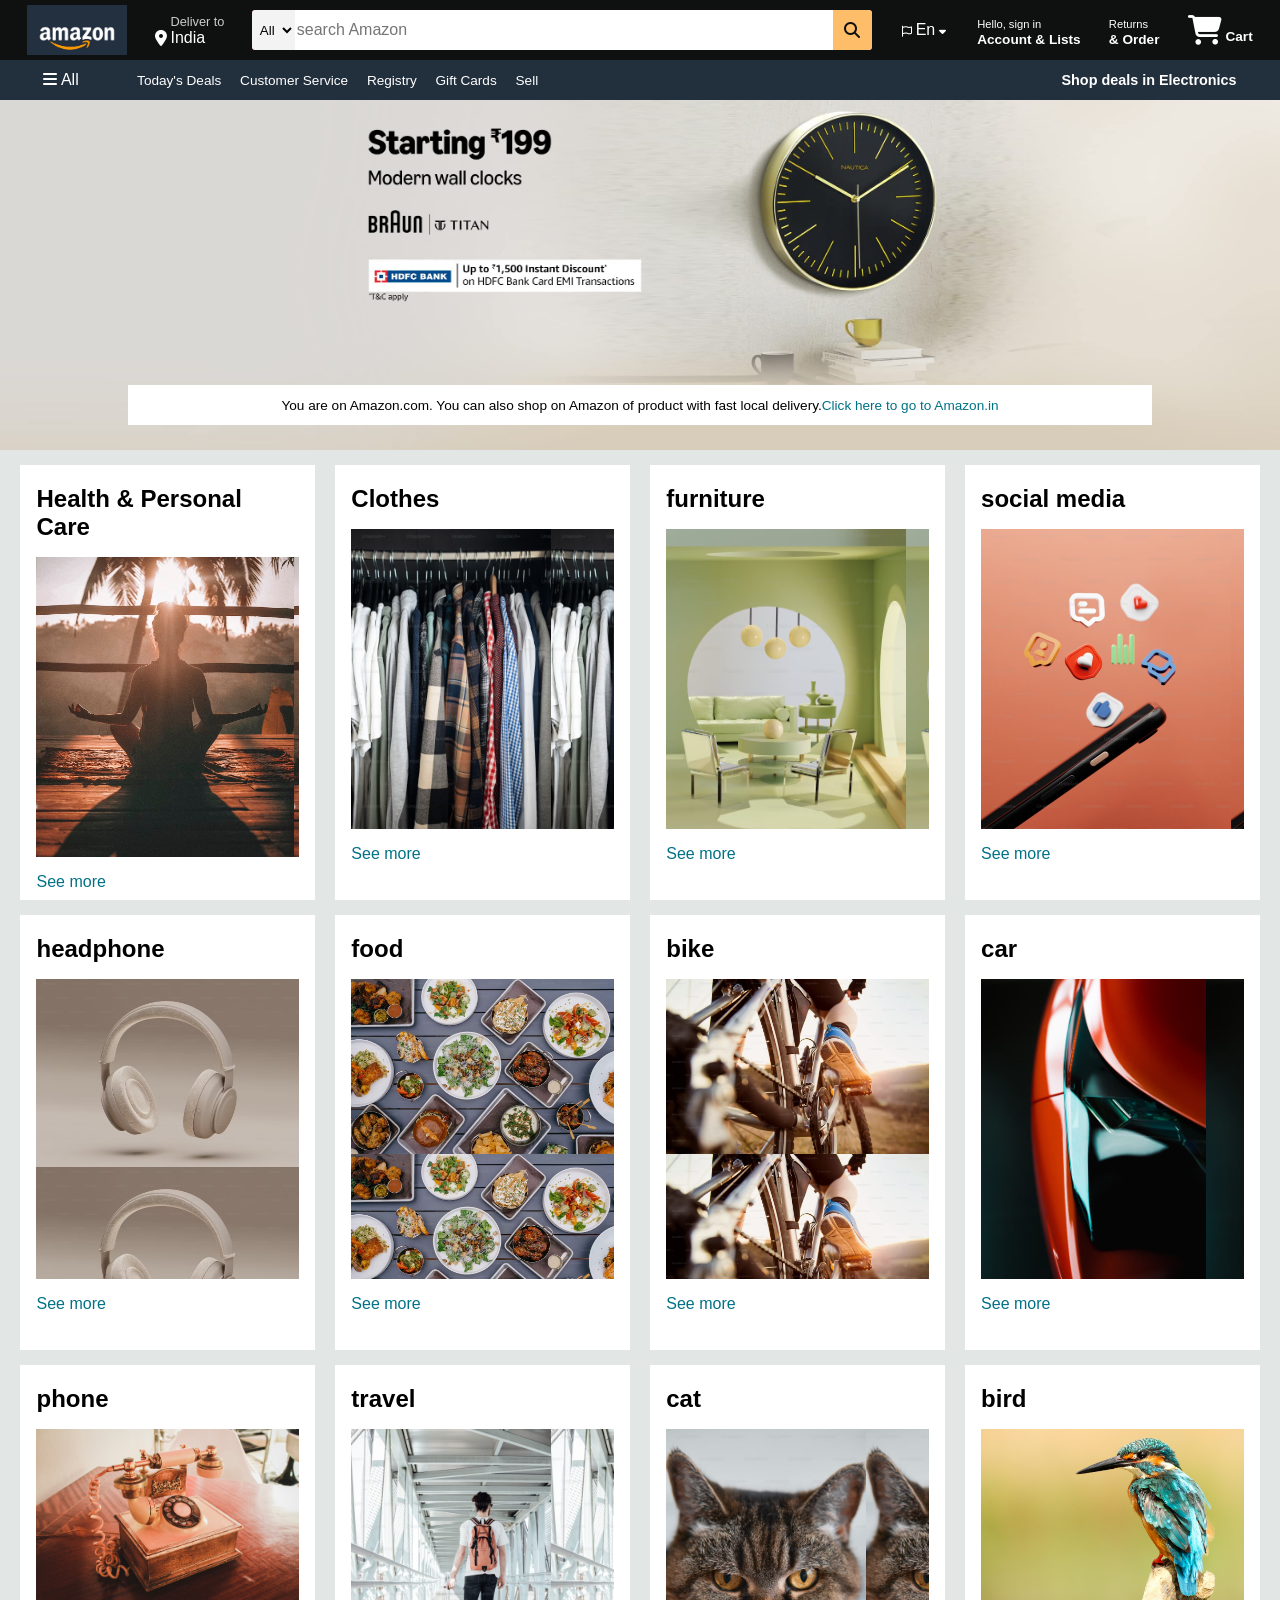
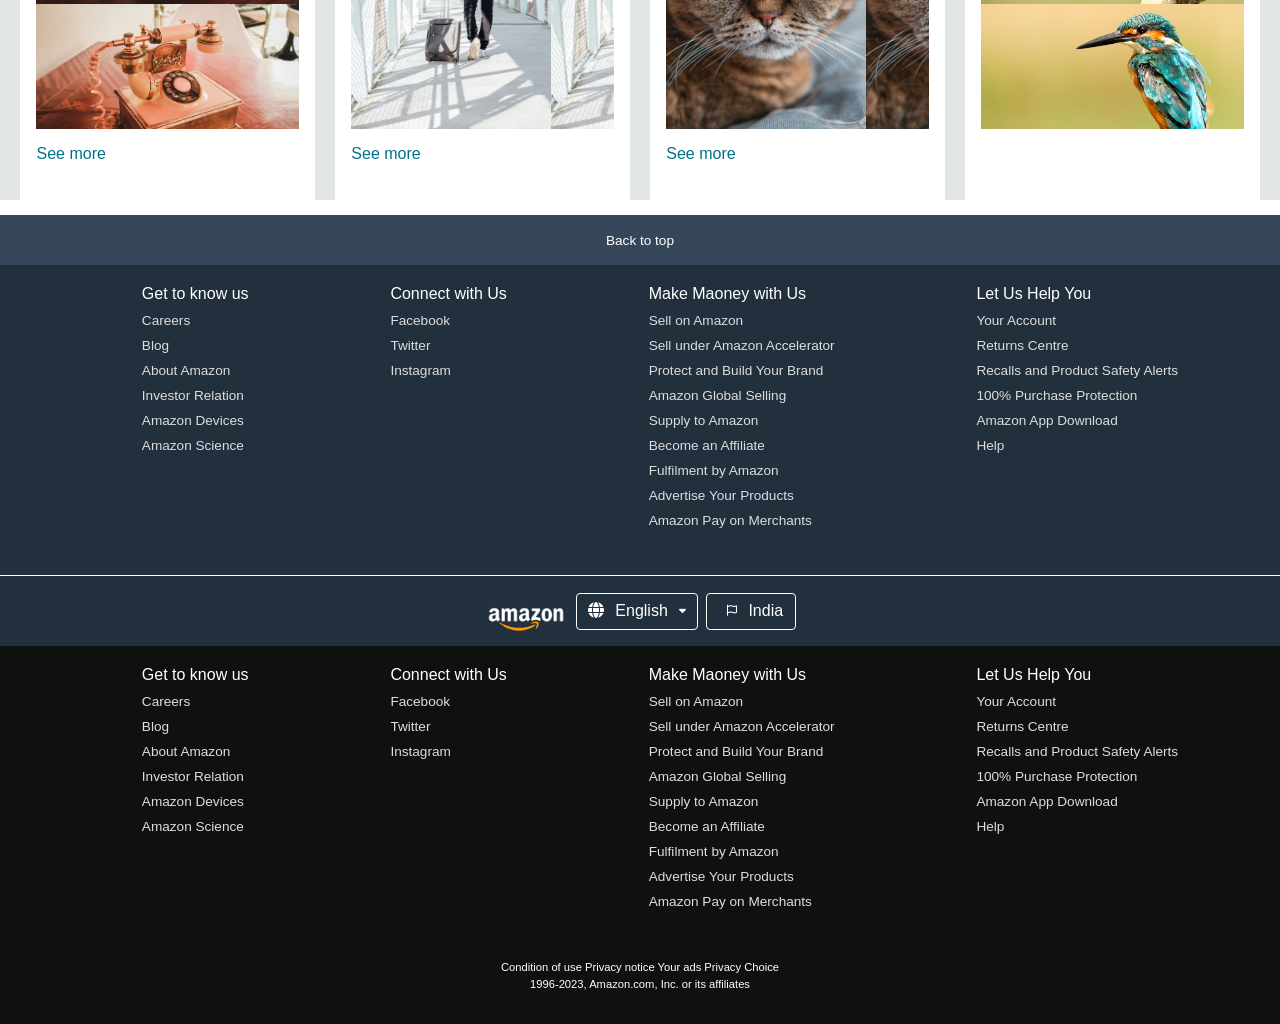
<file: index.html>
<!DOCTYPE html>
<html lang="en">
<head>
    <meta charset="UTF-8">
    <meta name="viewport" content="width=device-width, initial-scale=1.0">
    <title>Amazon</title>
    <link rel="stylesheet" href="https://cdnjs.cloudflare.com/ajax/libs/font-awesome/6.7.2/css/all.min.css" integrity="sha512-Evv84Mr4kqVGRNSgIGL/F/aIDqQb7xQ2vcrdIwxfjThSH8CSR7PBEakCr51Ck+w+/U6swU2Im1vVX0SVk9ABhg==" crossorigin="anonymous" referrerpolicy="no-referrer" /><!--this link help to direct download icon from this throug online-->
    <link rel="stylesheet" href="project.css">
</head>
<body>
   <header>
        <div class="navbar">

            <div class="nav-logo border" >
                <div class="logo"></div>
            </div>


            <div class="nav-address border">
                <p class="add-first">Deliver to</p>
                <div class="add-icon ">
                    <i class="fa-solid fa-location-dot"></i>
                    <p class="add-sec">India</p>
                </div>
            </div>

            <div class="nav-search">

                <select class="search-select">
                    <option>All</option>
                    <option>A</option>
                    <option>B</option>
                    <option>C</option>
                    <option>D</option>
                    <option>E</option>
                    <option>F</option>
                    <option>G</option>
                    <option>H</option>
                </select>

                <input placeholder="search Amazon" class="search-input">

                <div class="search-icon">
                    <i class="fa-solid fa-magnifying-glass"></i>
                </div>
            </div>

            <div class="nav-score">
                <div class="logo-flag">
                    <span class="fa-regular fa-flag"></span>
                </div>
                <div> <p>En</p></div>
               <div clss="arrow">
                <span class="fa-solid fa-caret-down" style="visibility: visible;"></span>
               </div>
                
            </div>
            <div class="nav-singin border">
                <p><span>Hello, sign in</span></p>
                <p class="nav-sec">Account & Lists</p>
            </div>

            <div class="nav-return border">
                <p><span>Returns</span></p>
                <p class="nav-sec">& Order</p>
            </div>

            <div class="nav-cart border">
                <i class="fa-solid fa-cart-shopping"></i>
                Cart
            </div>
        </div>

        <div class="panel">
            <div class="panel-all">
                <i class="fa-solid fa-bars"></i>
                All
            </div>

            <div class="panel-option">
                <p>Today's Deals</p>
                <p>Customer Service</p>
                <p>Registry</p>
                <p>Gift Cards</p>
                <p>Sell</p>
            </div>

            <div class="panel-deals">
                Shop deals in Electronics
            </div>
        </div>
   </header>

   <div class="hero-section">
    <div class="hero-msg">
        <p>You are on Amazon.com. You can also shop on Amazon of product with fast local delivery.<a>Click here to go to Amazon.in</a></p>
       </div>
   </div>

   <div class="shop-section">

        <div class="box1 box">
            <div class="box-content">
                <h2>Health & Personal Care</h2>
                <div class="box-img" style="background-image: url('health_photo.avif');"></div>
                <p>See more</p>
            </div> 
        </div>


        <div class="box2 box">
            <div class="box-content">
                <h2>Clothes</h2>
                <div class="box-img" style="background-image: url('clothes.avif');"></div>
                <p>See more</p>
            </div> 
        </div>


        <div class="box3 box">
            <div class="box-content">
                <h2>furniture</h2>
                <div class="box-img" style="background-image: url('furniture.avif');"></div>
                <p>See more</p>
            </div> 
        </div>


        <div class="box4 box">
            <div class="box-content">
                <h2>social media</h2>
                <div class="box-img" style="background-image: url('social.avif');"></div>
                <p>See more</p>
            </div> 
        </div>

        <div class="box1 box">
            <div class="box-content">
                <h2>headphone</h2>
                <div class="box-img" style="background-image: url('headphone.avif');"></div>
                <p>See more</p>
            </div> 
        </div>


        <div class="box2 box">
            <div class="box-content">
                <h2>food</h2>
                <div class="box-img" style="background-image: url('food.avif');"></div>
                <p>See more</p>
            </div> 
        </div>


        <div class="box3 box">
            <div class="box-content">
                <h2>bike</h2>
                <div class="box-img" style="background-image: url('bike.avif');"></div>
                <p>See more</p>
            </div> 
        </div>


        <div class="box4 box">
            <div class="box-content">
                <h2>car</h2>
                <div class="box-img" style="background-image: url('car.avif');"></div>
                <p>See more</p>
            </div> 
        </div>

        <div class="box1 box">
            <div class="box-content">
                <h2>phone</h2>
                <div class="box-img" style="background-image: url('phone.jpg');"></div>
                <p>See more</p>
            </div> 
        </div>


        <div class="box2 box">
            <div class="box-content">
                <h2>travel</h2>
                <div class="box-img" style="background-image: url('travel_photo.avif');"></div>
                <p>See more</p>
            </div> 
            
        </div>


        <div class="box3 box">
            <div class="box-content">
                <h2>cat</h2>
                <div class="box-img" style="background-image: url('cat_photo.avif');"></div>
                <p>See more</p>
            </div> 
        </div>


        <div class="box4 box">
            <div class="box-content">
                <h2>bird</h2>
               <div class="box-img" style="background-image: url('bird_photo.jpg');"></div>
               
            </div> 

        </div>


   </div>

  
   <footer>
        <div class="foot-panel1">
            Back to top
        </div>
        <div class="foot-panel2">
            <ul>
                <p>Get to know us</p>
                <a>Careers</a>
                <a>Blog</a>
                <a>About Amazon</a>
                <a>Investor Relation</a>
                <a>Amazon Devices</a>
                <a>Amazon Science</a>
            </ul>
            <ul>
                <p>Connect with Us</p>
                <a>Facebook</a>
                <a>Twitter</a>
                <a>Instagram</a>
               
            </ul>
            <ul>
                <p>Make Maoney with Us</p>
                <a>Sell on Amazon</a>
                <a>Sell under Amazon Accelerator</a>
                <a>Protect and Build Your Brand</a>
                <a>Amazon Global Selling</a>
                <a>Supply to Amazon</a>
                <a>Become an Affiliate</a>
                <a>Fulfilment by Amazon</a>
                <a>Advertise Your Products</a>
                <a>Amazon Pay on Merchants</a>
                
            </ul>
            <ul>	
                <p>Let Us Help You</p>
                <a>Your Account</a>
                <a>Returns Centre</a>
                <a>Recalls and Product Safety Alerts</a>
                <a>100% Purchase Protection</a>
                <a>Amazon App Download</a>
                <a>Help</a>
            </ul>
        </div>

        <div class="foot-panel3">
            <div class="logo"></div>
            <div class="nav-english">
                <div class="logo-global">
                    <i class="fa-solid fa-globe"></i>
                </div>
                <p>English</p>
                <span class="fa-solid fa-caret-down" style="visibility: visible;"></span>
              
            </div>

            <div class="nav-india">
                <span class="fa-regular fa-flag"></span>
                <p>India</p>
            </div>
        </div>

        <div class="foot-panel4">
            <ul>
                <p>Get to know us</p>
                <a>Careers</a>
                <a>Blog</a>
                <a>About Amazon</a>
                <a>Investor Relation</a>
                <a>Amazon Devices</a>
                <a>Amazon Science</a>
            </ul>
            <ul>
                <p>Connect with Us</p>
                <a>Facebook</a>
                <a>Twitter</a>
                <a>Instagram</a>
               
            </ul>
            <ul>
                <p>Make Maoney with Us</p>
                <a>Sell on Amazon</a>
                <a>Sell under Amazon Accelerator</a>
                <a>Protect and Build Your Brand</a>
                <a>Amazon Global Selling</a>
                <a>Supply to Amazon</a>
                <a>Become an Affiliate</a>
                <a>Fulfilment by Amazon</a>
                <a>Advertise Your Products</a>
                <a>Amazon Pay on Merchants</a>
                
            </ul>
            <ul>	
                <p>Let Us Help You</p>
                <a>Your Account</a>
                <a>Returns Centre</a>
                <a>Recalls and Product Safety Alerts</a>
                <a>100% Purchase Protection</a>
                <a>Amazon App Download</a>
                <a>Help</a>
            </ul>
        </div>



        <div class="foot-panel5">
            <div class="pages">
                <a>Condition of use</a>
                <a>Privacy notice</a>
                <a>Your ads Privacy Choice</a>
            </div>
            <div class="copyright">
                1996-2023, Amazon.com, Inc. or its affiliates
            </div>
        </div>
   </footer>
</body>
</html>
</file>
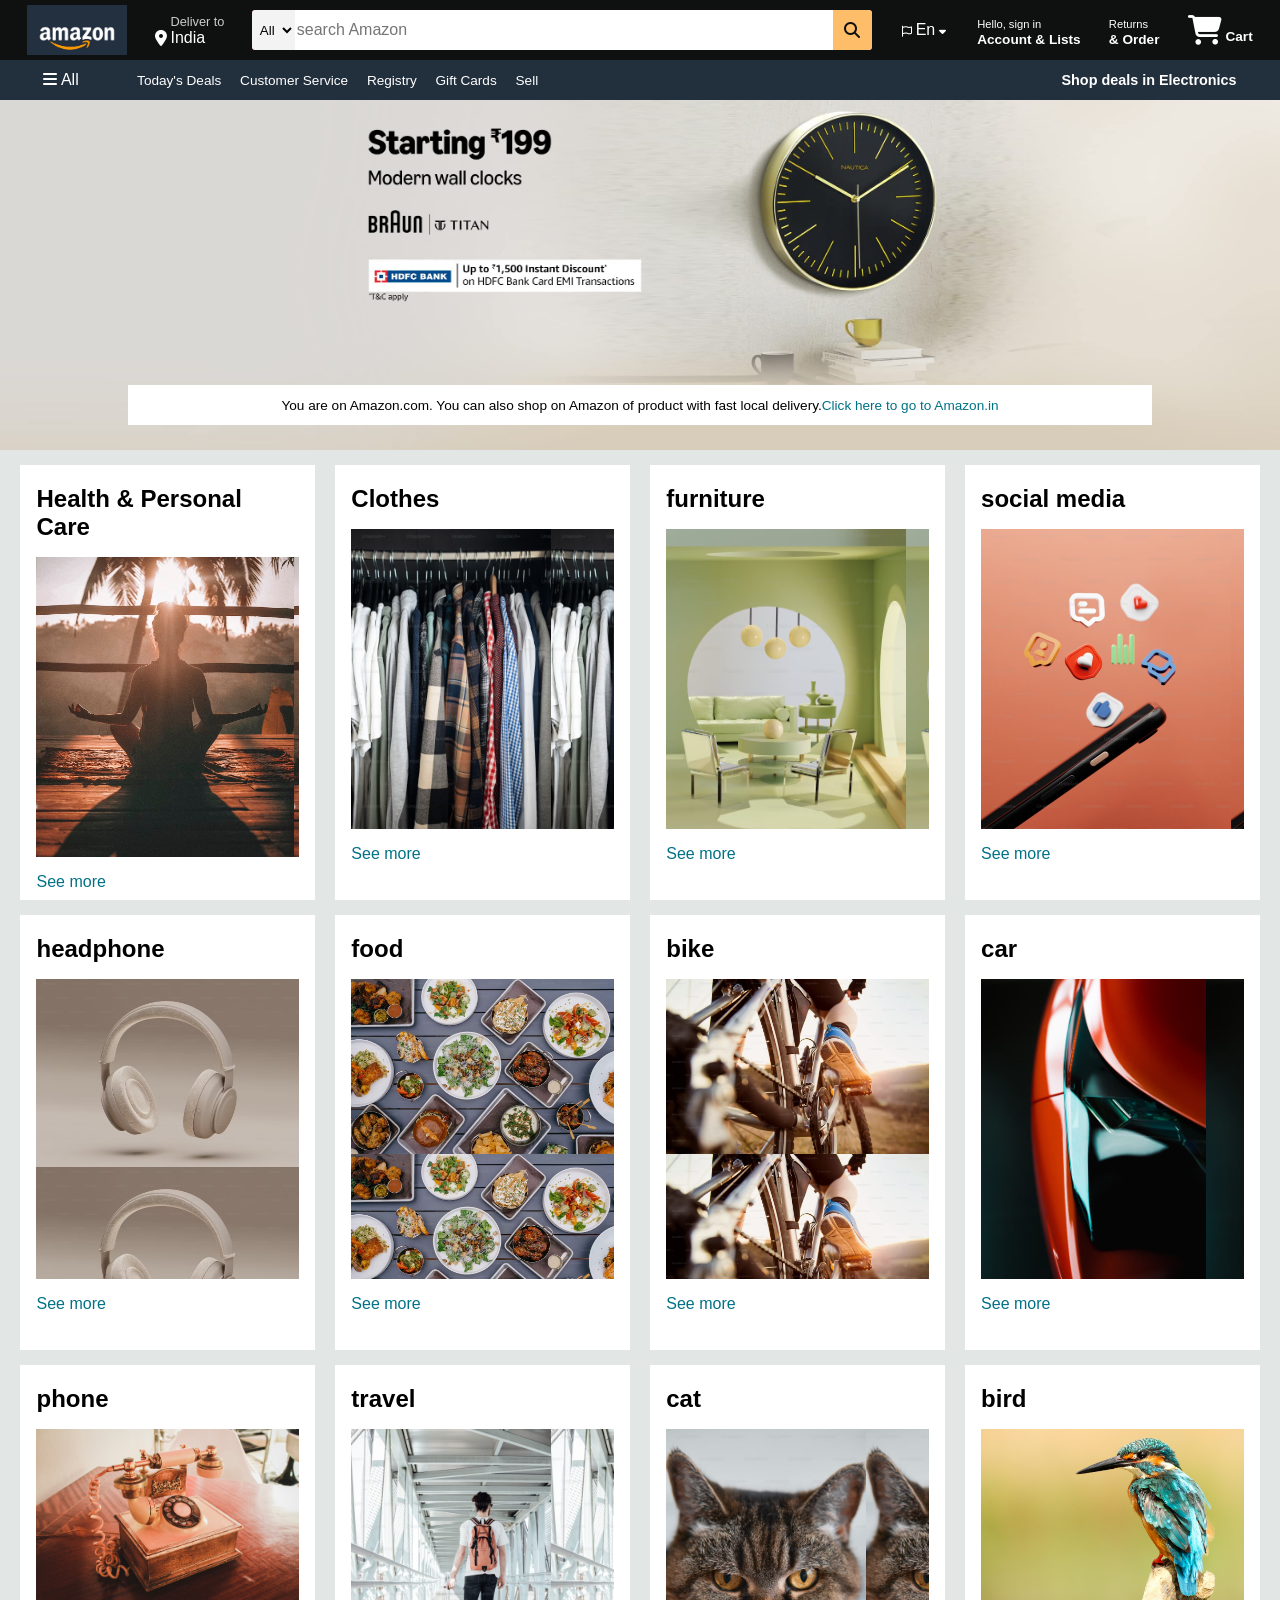
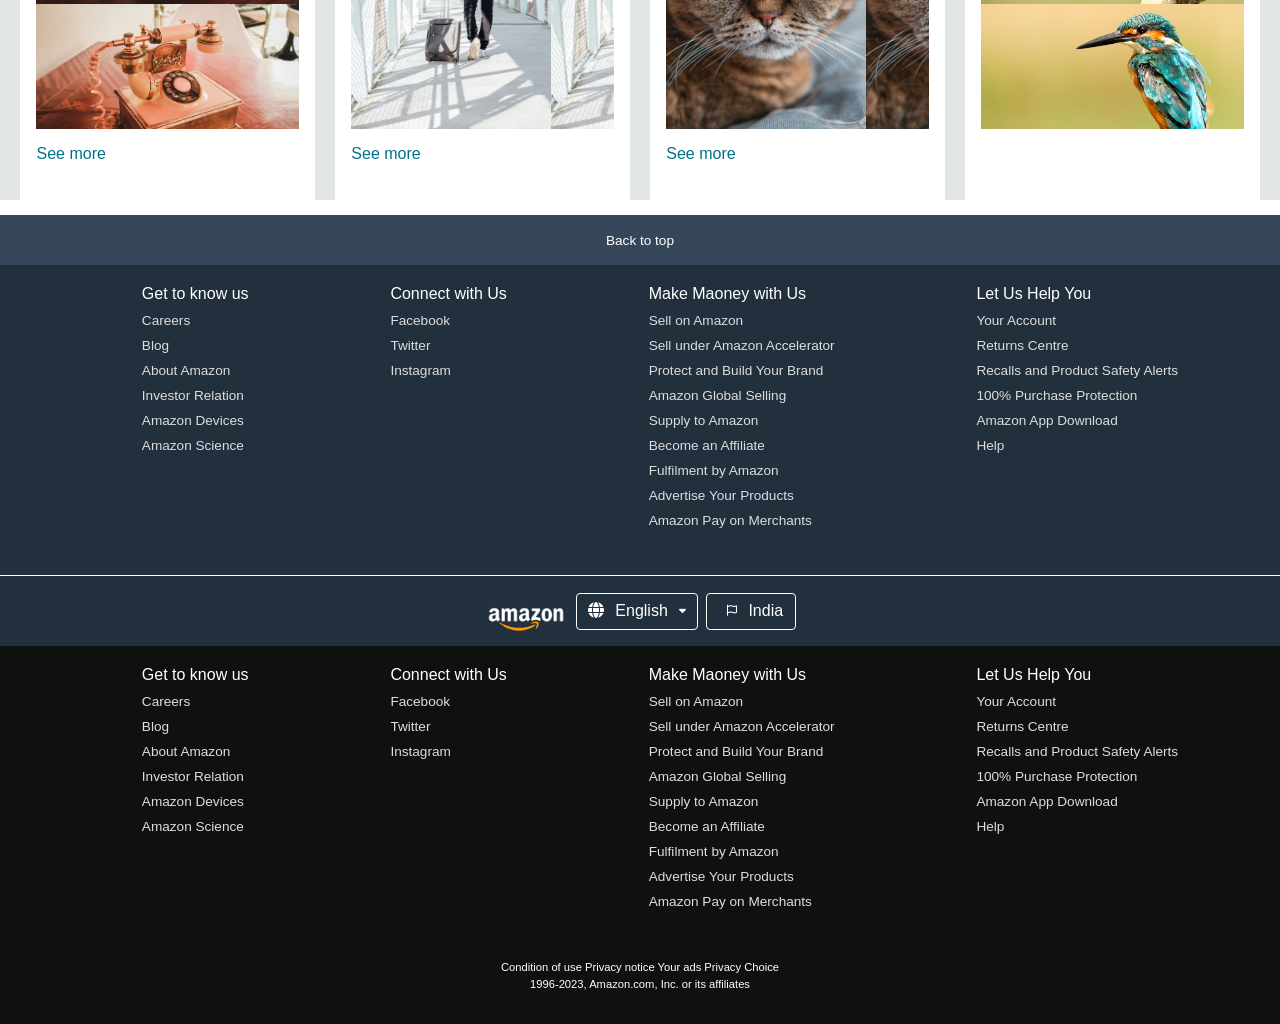
<file: project.html>
<!DOCTYPE html>
<html lang="en">
<head>
    <meta charset="UTF-8">
    <meta name="viewport" content="width=device-width, initial-scale=1.0">
    <title>Amazon</title>
    <link rel="stylesheet" href="https://cdnjs.cloudflare.com/ajax/libs/font-awesome/6.7.2/css/all.min.css" integrity="sha512-Evv84Mr4kqVGRNSgIGL/F/aIDqQb7xQ2vcrdIwxfjThSH8CSR7PBEakCr51Ck+w+/U6swU2Im1vVX0SVk9ABhg==" crossorigin="anonymous" referrerpolicy="no-referrer" /><!--this link help to direct download icon from this throug online-->
    <link rel="stylesheet" href="project.css">
</head>
<body>
   <header>
        <div class="navbar">

            <div class="nav-logo border" >
                <div class="logo"></div>
            </div>


            <div class="nav-address border">
                <p class="add-first">Deliver to</p>
                <div class="add-icon ">
                    <i class="fa-solid fa-location-dot"></i>
                    <p class="add-sec">India</p>
                </div>
            </div>

            <div class="nav-search">

                <select class="search-select">
                    <option>All</option>
                    <option>A</option>
                    <option>B</option>
                    <option>C</option>
                    <option>D</option>
                    <option>E</option>
                    <option>F</option>
                    <option>G</option>
                    <option>H</option>
                </select>

                <input placeholder="search Amazon" class="search-input">

                <div class="search-icon">
                    <i class="fa-solid fa-magnifying-glass"></i>
                </div>
            </div>

            <div class="nav-score">
                <div class="logo-flag">
                    <span class="fa-regular fa-flag"></span>
                </div>
                <div> <p>En</p></div>
               <div clss="arrow">
                <span class="fa-solid fa-caret-down" style="visibility: visible;"></span>
               </div>
                
            </div>
            <div class="nav-singin border">
                <p><span>Hello, sign in</span></p>
                <p class="nav-sec">Account & Lists</p>
            </div>

            <div class="nav-return border">
                <p><span>Returns</span></p>
                <p class="nav-sec">& Order</p>
            </div>

            <div class="nav-cart border">
                <i class="fa-solid fa-cart-shopping"></i>
                Cart
            </div>
        </div>

        <div class="panel">
            <div class="panel-all">
                <i class="fa-solid fa-bars"></i>
                All
            </div>

            <div class="panel-option">
                <p>Today's Deals</p>
                <p>Customer Service</p>
                <p>Registry</p>
                <p>Gift Cards</p>
                <p>Sell</p>
            </div>

            <div class="panel-deals">
                Shop deals in Electronics
            </div>
        </div>
   </header>

   <div class="hero-section">
    <div class="hero-msg">
        <p>You are on Amazon.com. You can also shop on Amazon of product with fast local delivery.<a>Click here to go to Amazon.in</a></p>
       </div>
   </div>

   <div class="shop-section">

        <div class="box1 box">
            <div class="box-content">
                <h2>Health & Personal Care</h2>
                <div class="box-img" style="background-image: url('health_photo.avif');"></div>
                <p>See more</p>
            </div> 
        </div>


        <div class="box2 box">
            <div class="box-content">
                <h2>Clothes</h2>
                <div class="box-img" style="background-image: url('clothes.avif');"></div>
                <p>See more</p>
            </div> 
        </div>


        <div class="box3 box">
            <div class="box-content">
                <h2>furniture</h2>
                <div class="box-img" style="background-image: url('furniture.avif');"></div>
                <p>See more</p>
            </div> 
        </div>


        <div class="box4 box">
            <div class="box-content">
                <h2>social media</h2>
                <div class="box-img" style="background-image: url('social.avif');"></div>
                <p>See more</p>
            </div> 
        </div>

        <div class="box1 box">
            <div class="box-content">
                <h2>headphone</h2>
                <div class="box-img" style="background-image: url('headphone.avif');"></div>
                <p>See more</p>
            </div> 
        </div>


        <div class="box2 box">
            <div class="box-content">
                <h2>food</h2>
                <div class="box-img" style="background-image: url('food.avif');"></div>
                <p>See more</p>
            </div> 
        </div>


        <div class="box3 box">
            <div class="box-content">
                <h2>bike</h2>
                <div class="box-img" style="background-image: url('bike.avif');"></div>
                <p>See more</p>
            </div> 
        </div>


        <div class="box4 box">
            <div class="box-content">
                <h2>car</h2>
                <div class="box-img" style="background-image: url('car.avif');"></div>
                <p>See more</p>
            </div> 
        </div>

        <div class="box1 box">
            <div class="box-content">
                <h2>phone</h2>
                <div class="box-img" style="background-image: url('phone.jpg');"></div>
                <p>See more</p>
            </div> 
        </div>


        <div class="box2 box">
            <div class="box-content">
                <h2>travel</h2>
                <div class="box-img" style="background-image: url('travel_photo.avif');"></div>
                <p>See more</p>
            </div> 
            
        </div>


        <div class="box3 box">
            <div class="box-content">
                <h2>cat</h2>
                <div class="box-img" style="background-image: url('cat_photo.avif');"></div>
                <p>See more</p>
            </div> 
        </div>


        <div class="box4 box">
            <div class="box-content">
                <h2>bird</h2>
               <div class="box-img" style="background-image: url('bird_photo.jpg');"></div>
               
            </div> 

        </div>


   </div>

  
   <footer>
        <div class="foot-panel1">
            Back to top
        </div>
        <div class="foot-panel2">
            <ul>
                <p>Get to know us</p>
                <a>Careers</a>
                <a>Blog</a>
                <a>About Amazon</a>
                <a>Investor Relation</a>
                <a>Amazon Devices</a>
                <a>Amazon Science</a>
            </ul>
            <ul>
                <p>Connect with Us</p>
                <a>Facebook</a>
                <a>Twitter</a>
                <a>Instagram</a>
               
            </ul>
            <ul>
                <p>Make Maoney with Us</p>
                <a>Sell on Amazon</a>
                <a>Sell under Amazon Accelerator</a>
                <a>Protect and Build Your Brand</a>
                <a>Amazon Global Selling</a>
                <a>Supply to Amazon</a>
                <a>Become an Affiliate</a>
                <a>Fulfilment by Amazon</a>
                <a>Advertise Your Products</a>
                <a>Amazon Pay on Merchants</a>
                
            </ul>
            <ul>	
                <p>Let Us Help You</p>
                <a>Your Account</a>
                <a>Returns Centre</a>
                <a>Recalls and Product Safety Alerts</a>
                <a>100% Purchase Protection</a>
                <a>Amazon App Download</a>
                <a>Help</a>
            </ul>
        </div>

        <div class="foot-panel3">
            <div class="logo"></div>
            <div class="nav-english">
                <div class="logo-global">
                    <i class="fa-solid fa-globe"></i>
                </div>
                <p>English</p>
                <span class="fa-solid fa-caret-down" style="visibility: visible;"></span>
              
            </div>

            <div class="nav-india">
                <span class="fa-regular fa-flag"></span>
                <p>India</p>
            </div>
        </div>

        <div class="foot-panel4">
            <ul>
                <p>Get to know us</p>
                <a>Careers</a>
                <a>Blog</a>
                <a>About Amazon</a>
                <a>Investor Relation</a>
                <a>Amazon Devices</a>
                <a>Amazon Science</a>
            </ul>
            <ul>
                <p>Connect with Us</p>
                <a>Facebook</a>
                <a>Twitter</a>
                <a>Instagram</a>
               
            </ul>
            <ul>
                <p>Make Maoney with Us</p>
                <a>Sell on Amazon</a>
                <a>Sell under Amazon Accelerator</a>
                <a>Protect and Build Your Brand</a>
                <a>Amazon Global Selling</a>
                <a>Supply to Amazon</a>
                <a>Become an Affiliate</a>
                <a>Fulfilment by Amazon</a>
                <a>Advertise Your Products</a>
                <a>Amazon Pay on Merchants</a>
                
            </ul>
            <ul>	
                <p>Let Us Help You</p>
                <a>Your Account</a>
                <a>Returns Centre</a>
                <a>Recalls and Product Safety Alerts</a>
                <a>100% Purchase Protection</a>
                <a>Amazon App Download</a>
                <a>Help</a>
            </ul>
        </div>



        <div class="foot-panel5">
            <div class="pages">
                <a>Condition of use</a>
                <a>Privacy notice</a>
                <a>Your ads Privacy Choice</a>
            </div>
            <div class="copyright">
                1996-2023, Amazon.com, Inc. or its affiliates
            </div>
        </div>
   </footer>
</body>
</html>
</file>
<file: project.css>
*{
    margin: 0;
    font-family: arial;
    border: border-box; /*it mean special meaning (padding/border size) its height and width are count inside border */
}

.navbar {
    height:60px;
    background-color: #0f1111;
    color:white;
    display: flex;
    align-items: center;
    justify-content: space-evenly;
}
.nav-logo{
    height: 50px;
    width: 100px;
}
.logo{
    
    background-image: url("amazon_logo.png");
    background-size: cover;
    height: 50px;
    width: 100%;
}
.border{
    border:1.5px solid transparent
}
.border:hover{
    border: 1.5px solid white;
}
/*----------------box2------------------*/
.add-first{
    color: #cccccc;
    font-size: 0.8rem;
    margin-left:15px;
}
.add-sec{
    margin-left:3px;
    
}
.add-icon{
    display: flex;
    align-items: center;
}

.nav-score{
    height: 30px;
    width: 50px;
    border:0.75px solid #0f1111;;
    display: flex;
    justify-content:space-evenly;
    align-items: center;
    border-radius: 4px;
    
}



/*--------------box3---------*/
.nav-search{
    display: flex;
    justify-content: space-evenly;
    background-color: pink;
    width: 620px;
    height: 40px;
    border-radius: 3px;
}
.search-select{
    background-color: #f3f3f3;
    width: 50px;
    text-align: center;
    border-top-left-radius: 4px;
    border-bottom-left-radius: 4px;
    border:none;
}
.search-input{
    width: 100%;
    font-size: 1rem;
    border: none;
}
.search-icon{
    width: 45px;
    display: flex;
    justify-content: center;
    align-items: center; 
    background-color: #febd68;
    border-top-right-radius: 4px;
    border-bottom-right-radius:4px ;
    color: #0f1111;
    
}
.nav-search:hover{
    border: 2px solid orange;

}
/**-------------box4------------**/
span{
    font-size: 0.7rem

}
.nav-sec{
    font-size: 0.85rem;
    font-weight: 700;
}

/*---------------box6-------------*/
.nav-cart i{
    font-size: 30px;
}

.nav-cart{
    font-size: 0.85rem;
    font-weight: 700;

}

/*--------------------panel---------------------------*/
.panel{
    height: 40px;
    background-color: #222f3d;
    display: flex;
    color: white;
    align-items: center;
    justify-content: space-evenly;
   
}
.panel-option p{
    display: inline;
    margin-left: 15px;
}
.panel-option{
    width: 70%;
    font-size:0.85rem;
}
.panel-deals{
    font-size: 0.9rem;
    font-weight: 700;
}
/*--------------hero section------------------*/
.hero-section{
    height: 350px ;
    background-image: url("front.jpg");
    background-size: cover;
    display: flex;
    justify-content: center;
    align-items: flex-end;
}
.hero-msg{
    background-color: white;
    color: black;
    height: 40px;
    display: flex;
    align-items: center;
    justify-content: center;
    font-size:0.85rem;
    width: 80%;
    margin-bottom: 25px;
    
}

.hero-msg a{
    color: #007185;
}

/*----------------shop section------------*/

.shop-section{
    display: flex;
    flex-wrap:wrap ;
    justify-content: space-evenly;
    background-color: #e2e7e6;
}
.box{
    height: 400px;
    width: 23%;
    background-color: white;
    padding: 20px 0px 15px;
    margin-top: 15px;

}

.box-img{
    height: 300px;
    background-size: contain;
    margin-top: 1rem;
    margin-bottom: 1rem;

}
.box-content{
    margin-left: 1rem;
    margin-right: 1rem;
    
}

.box-content p{
    color: #007185;
}

footer{
    margin-top:15px ;

}

.foot-panel1{
    background-color: #37475a;
    color: white;
    height: 50px;
    display: flex;
    justify-content: center;
    align-items: center;
    font-size: 0.85rem;
}

.foot-panel2{
    background-color: #222f3d;
    color: white;
    height: 310px;
    display: flex;
    justify-content: space-evenly;

}
ul{
    margin-top: 20px;
}

ul a{
    display: block;
    font-size: 0.85rem;
    margin-top: 10px;
    color: #dddddd;
}

.foot-panel3{
    background-color: #222f3d;
    color: white;
    border-top: 0.5px solid white;
    height: 70px;
    display: flex;
    justify-content: center;
    align-items: center;
}   

.logo{
    background-image: url("amazon_logo.png");
    background-size: cover;
    height: 50px;
    width: 100px;
}
.nav-english{
   height: 35px;
   width: 120px;
   border:0.75px solid white;
   background-color: #222f3d;
   display: flex;
   justify-content: space-evenly ;
   align-items: center;
   border-radius: 4px;
}.nav-india{
    height: 35px;
    width: 80px;
    border: 1px solid white;
    display: flex;
    justify-content: space-evenly;
    align-items: center;
    margin: 8px;
    border-radius: 4px;
    padding-left: 7.8px;
}


.foot-panel4{
    background-color:#0f1111;
    color: white;
    height: 290px;
    display: flex;
    justify-content: space-evenly;

}
ul{
    margin-top: 20px;
}

ul a{
    display: block;
    font-size: 0.85rem;
    margin-top: 10px;
    color: #dddddd;
}
.foot-panel5{
    background-color: #0f1111;
    color: white;
    height: 88px;
    font-size: 0.7rem;
    text-align: center;

}

.pages{
    padding-top: 25px;
}
  
.copyright{
    padding-top: 5px;
   
}
</file>
